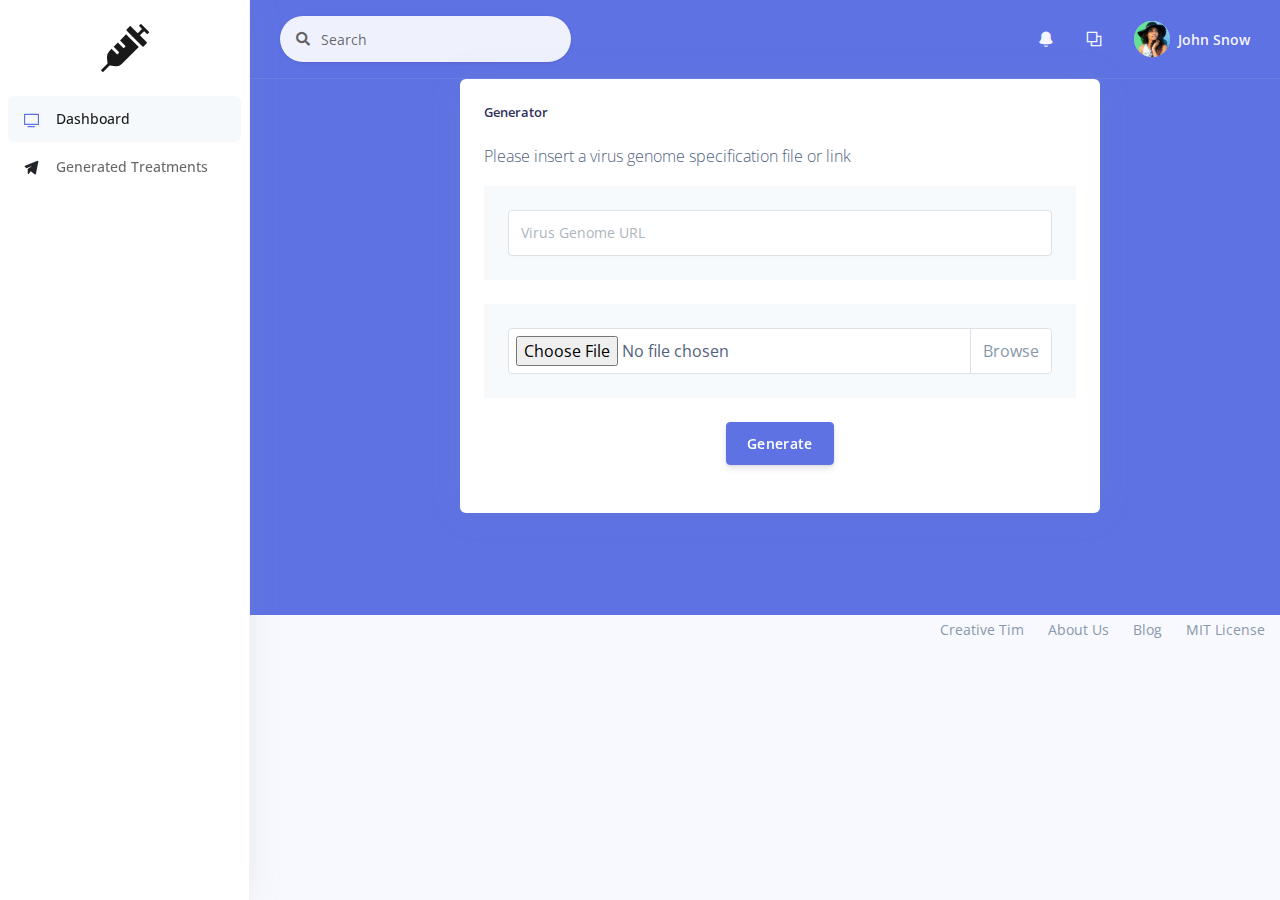
<file: dashboard/index.html>
<!--
=========================================================
* Argon Dashboard - v1.2.0
=========================================================
* Product Page: https://www.creative-tim.com/product/argon-dashboard


* Copyright  Creative Tim (http://www.creative-tim.com)
* Coded by www.creative-tim.com



=========================================================
* The above copyright notice and this permission notice shall be included in all copies or substantial portions of the Software.
-->
<!DOCTYPE html>
<html>

<head>
  <meta charset="utf-8">
  <meta name="viewport" content="width=device-width, initial-scale=1, shrink-to-fit=no">
  <meta name="description" content="Start your development with a Dashboard for Bootstrap 4.">
  <meta name="author" content="Creative Tim">
  <title>Argon Dashboard - Free Dashboard for Bootstrap 4</title>
  <!-- Favicon -->
  <link rel="icon" href="assets/img/brand/favicon.png" type="image/png">
  <!-- Fonts -->
  <link rel="stylesheet" href="https://fonts.googleapis.com/css?family=Open+Sans:300,400,600,700">
  <!-- Icons -->
  <link rel="stylesheet" href="assets/vendor/nucleo/css/nucleo.css" type="text/css">
  <link rel="stylesheet" href="assets/vendor/@fortawesome/fontawesome-free/css/all.min.css" type="text/css">
  <!-- Page plugins -->
  <!-- Argon CSS -->
  <link rel="stylesheet" href="assets/css/argon.css?v=1.2.0" type="text/css">
</head>

<body>
  <!-- Sidenav -->
  <nav class="sidenav navbar navbar-vertical  fixed-left  navbar-expand-xs navbar-light bg-white" id="sidenav-main">
    <div class="scrollbar-inner">
      <!-- Brand -->
      <div class="sidenav-header  align-items-center">
        <a class="navbar-brand" href="../index.html">
          <i style="font-size: 3rem" class="fas fa-syringe"></i>
        </a>
      </div>
      <div class="navbar-inner">
        <!-- Collapse -->
        <div class="collapse navbar-collapse" id="sidenav-collapse-main">
          <!-- Nav items -->
          <ul class="navbar-nav">
            <li class="nav-item">
              <a class="nav-link active" href="index.html">
                <i class="ni ni-tv-2 text-primary"></i>
                <span class="nav-link-text">Dashboard</span>
              </a>
            </li>
            <li class="nav-item">
              <a class="nav-link" href="treatments.html">
                <i class="ni ni-send text-dark"></i>
                <span class="nav-link-text">Generated Treatments</span>
              </a>
            </li>
          </ul>
        </div>
      </div>
    </div>
  </nav>
  <!-- Main content -->
  <div class="main-content" id="panel">
    <!-- Topnav -->
    <nav class="navbar navbar-top navbar-expand navbar-dark bg-primary border-bottom">
      <div class="container-fluid">
        <div class="collapse navbar-collapse" id="navbarSupportedContent">
          <!-- Search form -->
          <form class="navbar-search navbar-search-light form-inline mr-sm-3" id="navbar-search-main">
            <div class="form-group mb-0">
              <div class="input-group input-group-alternative input-group-merge">
                <div class="input-group-prepend">
                  <span class="input-group-text"><i class="fas fa-search"></i></span>
                </div>
                <input class="form-control" placeholder="Search" type="text">
              </div>
            </div>
            <button type="button" class="close" data-action="search-close" data-target="#navbar-search-main" aria-label="Close">
              <span aria-hidden="true">×</span>
            </button>
          </form>
          <!-- Navbar links -->
          <ul class="navbar-nav align-items-center  ml-md-auto ">
            <li class="nav-item d-xl-none">
              <!-- Sidenav toggler -->
              <div class="pr-3 sidenav-toggler sidenav-toggler-dark" data-action="sidenav-pin" data-target="#sidenav-main">
                <div class="sidenav-toggler-inner">
                  <i class="sidenav-toggler-line"></i>
                  <i class="sidenav-toggler-line"></i>
                  <i class="sidenav-toggler-line"></i>
                </div>
              </div>
            </li>
            <li class="nav-item d-sm-none">
              <a class="nav-link" href="#" data-action="search-show" data-target="#navbar-search-main">
                <i class="ni ni-zoom-split-in"></i>
              </a>
            </li>
            <li class="nav-item dropdown">
              <a class="nav-link" href="#" role="button" data-toggle="dropdown" aria-haspopup="true" aria-expanded="false">
                <i class="ni ni-bell-55"></i>
              </a>
              <div class="dropdown-menu dropdown-menu-xl  dropdown-menu-right  py-0 overflow-hidden">
                <!-- Dropdown header -->
                <div class="px-3 py-3">
                  <h6 class="text-sm text-muted m-0">You have <strong class="text-primary">13</strong> notifications.</h6>
                </div>
                <!-- List group -->
                <div class="list-group list-group-flush">
                  <a href="#!" class="list-group-item list-group-item-action">
                    <div class="row align-items-center">
                      <div class="col-auto">
                        <!-- Avatar -->
                        <img alt="Image placeholder" src="assets/img/theme/team-1.jpg" class="avatar rounded-circle">
                      </div>
                      <div class="col ml--2">
                        <div class="d-flex justify-content-between align-items-center">
                          <div>
                            <h4 class="mb-0 text-sm">John Snow</h4>
                          </div>
                          <div class="text-right text-muted">
                            <small>2 hrs ago</small>
                          </div>
                        </div>
                        <p class="text-sm mb-0">Let's meet at Starbucks at 11:30. Wdyt?</p>
                      </div>
                    </div>
                  </a>
                  <a href="#!" class="list-group-item list-group-item-action">
                    <div class="row align-items-center">
                      <div class="col-auto">
                        <!-- Avatar -->
                        <img alt="Image placeholder" src="assets/img/theme/team-2.jpg" class="avatar rounded-circle">
                      </div>
                      <div class="col ml--2">
                        <div class="d-flex justify-content-between align-items-center">
                          <div>
                            <h4 class="mb-0 text-sm">John Snow</h4>
                          </div>
                          <div class="text-right text-muted">
                            <small>3 hrs ago</small>
                          </div>
                        </div>
                        <p class="text-sm mb-0">A new issue has been reported for Argon.</p>
                      </div>
                    </div>
                  </a>
                  <a href="#!" class="list-group-item list-group-item-action">
                    <div class="row align-items-center">
                      <div class="col-auto">
                        <!-- Avatar -->
                        <img alt="Image placeholder" src="assets/img/theme/team-3.jpg" class="avatar rounded-circle">
                      </div>
                      <div class="col ml--2">
                        <div class="d-flex justify-content-between align-items-center">
                          <div>
                            <h4 class="mb-0 text-sm">John Snow</h4>
                          </div>
                          <div class="text-right text-muted">
                            <small>5 hrs ago</small>
                          </div>
                        </div>
                        <p class="text-sm mb-0">Your posts have been liked a lot.</p>
                      </div>
                    </div>
                  </a>
                  <a href="#!" class="list-group-item list-group-item-action">
                    <div class="row align-items-center">
                      <div class="col-auto">
                        <!-- Avatar -->
                        <img alt="Image placeholder" src="assets/img/theme/team-4.jpg" class="avatar rounded-circle">
                      </div>
                      <div class="col ml--2">
                        <div class="d-flex justify-content-between align-items-center">
                          <div>
                            <h4 class="mb-0 text-sm">John Snow</h4>
                          </div>
                          <div class="text-right text-muted">
                            <small>2 hrs ago</small>
                          </div>
                        </div>
                        <p class="text-sm mb-0">Let's meet at Starbucks at 11:30. Wdyt?</p>
                      </div>
                    </div>
                  </a>
                  <a href="#!" class="list-group-item list-group-item-action">
                    <div class="row align-items-center">
                      <div class="col-auto">
                        <!-- Avatar -->
                        <img alt="Image placeholder" src="assets/img/theme/team-5.jpg" class="avatar rounded-circle">
                      </div>
                      <div class="col ml--2">
                        <div class="d-flex justify-content-between align-items-center">
                          <div>
                            <h4 class="mb-0 text-sm">John Snow</h4>
                          </div>
                          <div class="text-right text-muted">
                            <small>3 hrs ago</small>
                          </div>
                        </div>
                        <p class="text-sm mb-0">A new issue has been reported for Argon.</p>
                      </div>
                    </div>
                  </a>
                </div>
                <!-- View all -->
                <a href="#!" class="dropdown-item text-center text-primary font-weight-bold py-3">View all</a>
              </div>
            </li>
            <li class="nav-item dropdown">
              <a class="nav-link" href="#" role="button" data-toggle="dropdown" aria-haspopup="true" aria-expanded="false">
                <i class="ni ni-ungroup"></i>
              </a>
              <div class="dropdown-menu dropdown-menu-lg dropdown-menu-dark bg-default  dropdown-menu-right ">
                <div class="row shortcuts px-4">
                  <a href="#!" class="col-4 shortcut-item">
                    <span class="shortcut-media avatar rounded-circle bg-gradient-red">
                      <i class="ni ni-calendar-grid-58"></i>
                    </span>
                    <small>Calendar</small>
                  </a>
                  <a href="#!" class="col-4 shortcut-item">
                    <span class="shortcut-media avatar rounded-circle bg-gradient-orange">
                      <i class="ni ni-email-83"></i>
                    </span>
                    <small>Email</small>
                  </a>
                  <a href="#!" class="col-4 shortcut-item">
                    <span class="shortcut-media avatar rounded-circle bg-gradient-info">
                      <i class="ni ni-credit-card"></i>
                    </span>
                    <small>Payments</small>
                  </a>
                  <a href="#!" class="col-4 shortcut-item">
                    <span class="shortcut-media avatar rounded-circle bg-gradient-green">
                      <i class="ni ni-books"></i>
                    </span>
                    <small>Reports</small>
                  </a>
                  <a href="#!" class="col-4 shortcut-item">
                    <span class="shortcut-media avatar rounded-circle bg-gradient-purple">
                      <i class="ni ni-pin-3"></i>
                    </span>
                    <small>Maps</small>
                  </a>
                  <a href="#!" class="col-4 shortcut-item">
                    <span class="shortcut-media avatar rounded-circle bg-gradient-yellow">
                      <i class="ni ni-basket"></i>
                    </span>
                    <small>Shop</small>
                  </a>
                </div>
              </div>
            </li>
          </ul>
          <ul class="navbar-nav align-items-center  ml-auto ml-md-0 ">
            <li class="nav-item dropdown">
              <a class="nav-link pr-0" href="#" role="button" data-toggle="dropdown" aria-haspopup="true" aria-expanded="false">
                <div class="media align-items-center">
                  <span class="avatar avatar-sm rounded-circle">
                    <img alt="Image placeholder" src="assets/img/theme/team-4.jpg">
                  </span>
                  <div class="media-body  ml-2  d-none d-lg-block">
                    <span class="mb-0 text-sm  font-weight-bold">John Snow</span>
                  </div>
                </div>
              </a>
              <div class="dropdown-menu  dropdown-menu-right ">
                <div class="dropdown-header noti-title">
                  <h6 class="text-overflow m-0">Welcome!</h6>
                </div>
                <a href="#!" class="dropdown-item">
                  <i class="ni ni-single-02"></i>
                  <span>My profile</span>
                </a>
                <a href="#!" class="dropdown-item">
                  <i class="ni ni-settings-gear-65"></i>
                  <span>Settings</span>
                </a>
                <a href="#!" class="dropdown-item">
                  <i class="ni ni-calendar-grid-58"></i>
                  <span>Activity</span>
                </a>
                <a href="#!" class="dropdown-item">
                  <i class="ni ni-support-16"></i>
                  <span>Support</span>
                </a>
                <div class="dropdown-divider"></div>
                <a href="#!" class="dropdown-item">
                  <i class="ni ni-user-run"></i>
                  <span>Logout</span>
                </a>
              </div>
            </li>
          </ul>
        </div>
      </div>
    </nav>
    <!-- Header -->
    <!-- Header -->
    <div class="header bg-primary pb-6">
      <div class="container">
        <div class="row justify-content-md-center">
          <div class="col-md-auto"></div>
            <div class="card" style="width: 40rem;">
              <div class="card-body">
                <h5 class="card-title">Generator</h5>
                <p class="card-text">Please insert a  virus genome specification file or link </p>
                <form action="treatments.html">
                  <div class="form-group">
                    <div class="p-4 bg-secondary">
                      <input type="text" class="form-control" placeholder="Virus Genome URL">
                    </div>
                  </div>
                  <div class="form-group">
                     <div class="p-4 bg-secondary">
                       <div class="custom-file">
                         <input type="file" class="custom-file-input" id="customFileLang" lang="en">
                         <label class="custom-file-label" for="customFileLang">Select file</label>
                       </div>
                    </div>
                  </div>
                  <div class="form-group text-center">
                    <button type="submit" class="btn btn-primary">Generate</button>
                  </div>
                </form>
              </div>
            </div>
          </div>
        </div>
      </div>
    </div>
    <!-- Page content -->
    <div class="container-fluid">
      <!-- Footer -->
      <footer class="footer pt-0">
        <div class="row align-items-center justify-content-lg-between">
          <div class="col-lg-6">
            <div class="copyright text-center  text-lg-left  text-muted">
              &copy; 2020 <a href="https://www.creative-tim.com" class="font-weight-bold ml-1" target="_blank">Creative Tim</a>
            </div>
          </div>
          <div class="col-lg-6">
            <ul class="nav nav-footer justify-content-center justify-content-lg-end">
              <li class="nav-item">
                <a href="https://www.creative-tim.com" class="nav-link" target="_blank">Creative Tim</a>
              </li>
              <li class="nav-item">
                <a href="https://www.creative-tim.com/presentation" class="nav-link" target="_blank">About Us</a>
              </li>
              <li class="nav-item">
                <a href="http://blog.creative-tim.com" class="nav-link" target="_blank">Blog</a>
              </li>
              <li class="nav-item">
                <a href="https://github.com/creativetimofficial/argon-dashboard/blob/master/LICENSE.md" class="nav-link" target="_blank">MIT License</a>
              </li>
            </ul>
          </div>
        </div>
      </footer>
    </div>
  </div>
  <!-- Argon Scripts -->
  <!-- Core -->
  <script src="assets/vendor/jquery/dist/jquery.min.js"></script>
  <script src="assets/vendor/bootstrap/dist/js/bootstrap.bundle.min.js"></script>
  <script src="assets/vendor/js-cookie/js.cookie.js"></script>
  <script src="assets/vendor/jquery.scrollbar/jquery.scrollbar.min.js"></script>
  <script src="assets/vendor/jquery-scroll-lock/dist/jquery-scrollLock.min.js"></script>
  <!-- Optional JS -->
  <script src="assets/vendor/chart.js/dist/Chart.min.js"></script>
  <script src="assets/vendor/chart.js/dist/Chart.extension.js"></script>
  <!-- Argon JS -->
  <script src="assets/js/argon.js?v=1.2.0"></script>
</body>

</html>
</file>
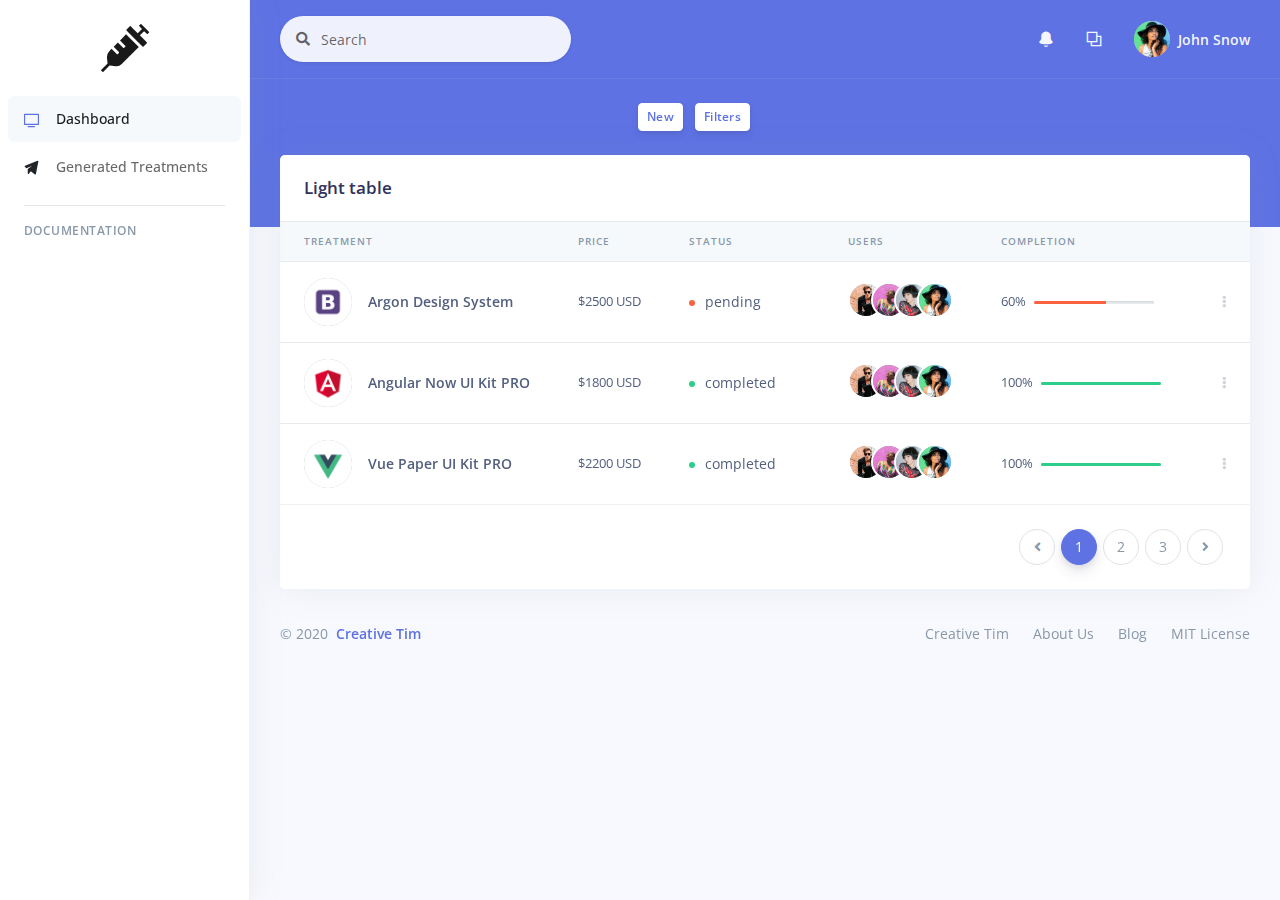
<file: dashboard/treatments.html>
<!--
=========================================================
* Argon Dashboard - v1.2.0
=========================================================
* Product Page: https://www.creative-tim.com/product/argon-dashboard


* Copyright  Creative Tim (http://www.creative-tim.com)
* Coded by www.creative-tim.com



=========================================================
* The above copyright notice and this permission notice shall be included in all copies or substantial portions of the Software.
-->
<!DOCTYPE html>
<html>

<head>
  <meta charset="utf-8">
  <meta name="viewport" content="width=device-width, initial-scale=1, shrink-to-fit=no">
  <meta name="description" content="Start your development with a Dashboard for Bootstrap 4.">
  <meta name="author" content="Creative Tim">
  <title>Autovax</title>
  <!-- Favicon -->
  <link rel="icon" href="assets/img/brand/favicon.png" type="image/png">
  <!-- Fonts -->
  <link rel="stylesheet" href="https://fonts.googleapis.com/css?family=Open+Sans:300,400,600,700">
  <!-- Icons -->
  <link rel="stylesheet" href="assets/vendor/nucleo/css/nucleo.css" type="text/css">
  <link rel="stylesheet" href="assets/vendor/@fortawesome/fontawesome-free/css/all.min.css" type="text/css">
  <!-- Argon CSS -->
  <link rel="stylesheet" href="assets/css/argon.css?v=1.2.0" type="text/css">
</head>

<body>
  <!-- Sidenav -->
  <nav class="sidenav navbar navbar-vertical  fixed-left  navbar-expand-xs navbar-light bg-white" id="sidenav-main">
    <div class="scrollbar-inner">
      <!-- Brand -->
      <div class="sidenav-header  align-items-center">
        <a class="navbar-brand" href="javascript:void(0)">
          <i style="font-size: 3rem" class="fas fa-syringe"></i>
        </a>
      </div>
      <div class="navbar-inner">
        <!-- Collapse -->
        <div class="collapse navbar-collapse" id="sidenav-collapse-main">
          <!-- Nav items -->
          <ul class="navbar-nav">
            <li class="nav-item">
              <a class="nav-link active" href="index.html">
                <i class="ni ni-tv-2 text-primary"></i>
                <span class="nav-link-text">Dashboard</span>
              </a>
            </li>
            <li class="nav-item">
              <a class="nav-link" href="treatments.html">
                <i class="ni ni-send text-dark"></i>
                <span class="nav-link-text">Generated Treatments</span>
              </a>
            </li>
          </ul>
          <!-- Divider -->
          <hr class="my-3">
          <!-- Heading -->
          <h6 class="navbar-heading p-0 text-muted">
            <span class="docs-normal">Documentation</span>
          </h6>
        </div>
      </div>
    </div>
  </nav>
  <!-- Main content -->
  <div class="main-content" id="panel">
    <!-- Topnav -->
    <nav class="navbar navbar-top navbar-expand navbar-dark bg-primary border-bottom">
      <div class="container-fluid">
        <div class="collapse navbar-collapse" id="navbarSupportedContent">
          <!-- Search form -->
          <form class="navbar-search navbar-search-light form-inline mr-sm-3" id="navbar-search-main">
            <div class="form-group mb-0">
              <div class="input-group input-group-alternative input-group-merge">
                <div class="input-group-prepend">
                  <span class="input-group-text"><i class="fas fa-search"></i></span>
                </div>
                <input class="form-control" placeholder="Search" type="text">
              </div>
            </div>
            <button type="button" class="close" data-action="search-close" data-target="#navbar-search-main" aria-label="Close">
              <span aria-hidden="true">×</span>
            </button>
          </form>
          <!-- Navbar links -->
          <ul class="navbar-nav align-items-center  ml-md-auto ">
            <li class="nav-item d-xl-none">
              <!-- Sidenav toggler -->
              <div class="pr-3 sidenav-toggler sidenav-toggler-dark" data-action="sidenav-pin" data-target="#sidenav-main">
                <div class="sidenav-toggler-inner">
                  <i class="sidenav-toggler-line"></i>
                  <i class="sidenav-toggler-line"></i>
                  <i class="sidenav-toggler-line"></i>
                </div>
              </div>
            </li>
            <li class="nav-item d-sm-none">
              <a class="nav-link" href="#" data-action="search-show" data-target="#navbar-search-main">
                <i class="ni ni-zoom-split-in"></i>
              </a>
            </li>
            <li class="nav-item dropdown">
              <a class="nav-link" href="#" role="button" data-toggle="dropdown" aria-haspopup="true" aria-expanded="false">
                <i class="ni ni-bell-55"></i>
              </a>
              <div class="dropdown-menu dropdown-menu-xl  dropdown-menu-right  py-0 overflow-hidden">
                <!-- Dropdown header -->
                <div class="px-3 py-3">
                  <h6 class="text-sm text-muted m-0">You have <strong class="text-primary">13</strong> notifications.</h6>
                </div>
                <!-- List group -->
                <div class="list-group list-group-flush">
                  <a href="#!" class="list-group-item list-group-item-action">
                    <div class="row align-items-center">
                      <div class="col-auto">
                        <!-- Avatar -->
                        <img alt="Image placeholder" src="assets/img/theme/team-1.jpg" class="avatar rounded-circle">
                      </div>
                      <div class="col ml--2">
                        <div class="d-flex justify-content-between align-items-center">
                          <div>
                            <h4 class="mb-0 text-sm">John Snow</h4>
                          </div>
                          <div class="text-right text-muted">
                            <small>2 hrs ago</small>
                          </div>
                        </div>
                        <p class="text-sm mb-0">Let's meet at Starbucks at 11:30. Wdyt?</p>
                      </div>
                    </div>
                  </a>
                  <a href="#!" class="list-group-item list-group-item-action">
                    <div class="row align-items-center">
                      <div class="col-auto">
                        <!-- Avatar -->
                        <img alt="Image placeholder" src="assets/img/theme/team-2.jpg" class="avatar rounded-circle">
                      </div>
                      <div class="col ml--2">
                        <div class="d-flex justify-content-between align-items-center">
                          <div>
                            <h4 class="mb-0 text-sm">John Snow</h4>
                          </div>
                          <div class="text-right text-muted">
                            <small>3 hrs ago</small>
                          </div>
                        </div>
                        <p class="text-sm mb-0">A new issue has been reported for Argon.</p>
                      </div>
                    </div>
                  </a>
                  <a href="#!" class="list-group-item list-group-item-action">
                    <div class="row align-items-center">
                      <div class="col-auto">
                        <!-- Avatar -->
                        <img alt="Image placeholder" src="assets/img/theme/team-3.jpg" class="avatar rounded-circle">
                      </div>
                      <div class="col ml--2">
                        <div class="d-flex justify-content-between align-items-center">
                          <div>
                            <h4 class="mb-0 text-sm">John Snow</h4>
                          </div>
                          <div class="text-right text-muted">
                            <small>5 hrs ago</small>
                          </div>
                        </div>
                        <p class="text-sm mb-0">Your posts have been liked a lot.</p>
                      </div>
                    </div>
                  </a>
                  <a href="#!" class="list-group-item list-group-item-action">
                    <div class="row align-items-center">
                      <div class="col-auto">
                        <!-- Avatar -->
                        <img alt="Image placeholder" src="assets/img/theme/team-4.jpg" class="avatar rounded-circle">
                      </div>
                      <div class="col ml--2">
                        <div class="d-flex justify-content-between align-items-center">
                          <div>
                            <h4 class="mb-0 text-sm">John Snow</h4>
                          </div>
                          <div class="text-right text-muted">
                            <small>2 hrs ago</small>
                          </div>
                        </div>
                        <p class="text-sm mb-0">Let's meet at Starbucks at 11:30. Wdyt?</p>
                      </div>
                    </div>
                  </a>
                  <a href="#!" class="list-group-item list-group-item-action">
                    <div class="row align-items-center">
                      <div class="col-auto">
                        <!-- Avatar -->
                        <img alt="Image placeholder" src="assets/img/theme/team-5.jpg" class="avatar rounded-circle">
                      </div>
                      <div class="col ml--2">
                        <div class="d-flex justify-content-between align-items-center">
                          <div>
                            <h4 class="mb-0 text-sm">John Snow</h4>
                          </div>
                          <div class="text-right text-muted">
                            <small>3 hrs ago</small>
                          </div>
                        </div>
                        <p class="text-sm mb-0">A new issue has been reported for Argon.</p>
                      </div>
                    </div>
                  </a>
                </div>
                <!-- View all -->
                <a href="#!" class="dropdown-item text-center text-primary font-weight-bold py-3">View all</a>
              </div>
            </li>
            <li class="nav-item dropdown">
              <a class="nav-link" href="#" role="button" data-toggle="dropdown" aria-haspopup="true" aria-expanded="false">
                <i class="ni ni-ungroup"></i>
              </a>
              <div class="dropdown-menu dropdown-menu-lg dropdown-menu-dark bg-default  dropdown-menu-right ">
                <div class="row shortcuts px-4">
                  <a href="#!" class="col-4 shortcut-item">
                    <span class="shortcut-media avatar rounded-circle bg-gradient-red">
                      <i class="ni ni-calendar-grid-58"></i>
                    </span>
                    <small>Calendar</small>
                  </a>
                  <a href="#!" class="col-4 shortcut-item">
                    <span class="shortcut-media avatar rounded-circle bg-gradient-orange">
                      <i class="ni ni-email-83"></i>
                    </span>
                    <small>Email</small>
                  </a>
                  <a href="#!" class="col-4 shortcut-item">
                    <span class="shortcut-media avatar rounded-circle bg-gradient-info">
                      <i class="ni ni-credit-card"></i>
                    </span>
                    <small>Payments</small>
                  </a>
                  <a href="#!" class="col-4 shortcut-item">
                    <span class="shortcut-media avatar rounded-circle bg-gradient-green">
                      <i class="ni ni-books"></i>
                    </span>
                    <small>Reports</small>
                  </a>
                  <a href="#!" class="col-4 shortcut-item">
                    <span class="shortcut-media avatar rounded-circle bg-gradient-purple">
                      <i class="ni ni-pin-3"></i>
                    </span>
                    <small>Maps</small>
                  </a>
                  <a href="#!" class="col-4 shortcut-item">
                    <span class="shortcut-media avatar rounded-circle bg-gradient-yellow">
                      <i class="ni ni-basket"></i>
                    </span>
                    <small>Shop</small>
                  </a>
                </div>
              </div>
            </li>
          </ul>
          <ul class="navbar-nav align-items-center  ml-auto ml-md-0 ">
            <li class="nav-item dropdown">
              <a class="nav-link pr-0" href="#" role="button" data-toggle="dropdown" aria-haspopup="true" aria-expanded="false">
                <div class="media align-items-center">
                  <span class="avatar avatar-sm rounded-circle">
                    <img alt="Image placeholder" src="assets/img/theme/team-4.jpg">
                  </span>
                  <div class="media-body  ml-2  d-none d-lg-block">
                    <span class="mb-0 text-sm  font-weight-bold">John Snow</span>
                  </div>
                </div>
              </a>
              <div class="dropdown-menu  dropdown-menu-right ">
                <div class="dropdown-header noti-title">
                  <h6 class="text-overflow m-0">Welcome!</h6>
                </div>
                <a href="#!" class="dropdown-item">
                  <i class="ni ni-single-02"></i>
                  <span>My profile</span>
                </a>
                <a href="#!" class="dropdown-item">
                  <i class="ni ni-settings-gear-65"></i>
                  <span>Settings</span>
                </a>
                <a href="#!" class="dropdown-item">
                  <i class="ni ni-calendar-grid-58"></i>
                  <span>Activity</span>
                </a>
                <a href="#!" class="dropdown-item">
                  <i class="ni ni-support-16"></i>
                  <span>Support</span>
                </a>
                <div class="dropdown-divider"></div>
                <a href="#!" class="dropdown-item">
                  <i class="ni ni-user-run"></i>
                  <span>Logout</span>
                </a>
              </div>
            </li>
          </ul>
        </div>
      </div>
    </nav>
    <!-- Header -->
    <!-- Header -->
    <div class="header bg-primary pb-6">
      <div class="container-fluid">
        <div class="header-body">
          <div class="row align-items-center py-4">     
            <div class="col-lg-6 col-5 text-right">
              <a href="#" class="btn btn-sm btn-neutral">New</a>
              <a href="#" class="btn btn-sm btn-neutral">Filters</a>
            </div>
          </div>
        </div>
      </div>
    </div>
    <!-- Page content -->
    <div class="container-fluid mt--6">
      <div class="row">
        <div class="col">
          <div class="card">
            <!-- Card header -->
            <div class="card-header border-0">
              <h3 class="mb-0">Light table</h3>
            </div>
            <!-- Light table -->
            <div class="table-responsive">
              <table class="table align-items-center table-flush">
                <thead class="thead-light">
                  <tr>
                    <th scope="col" class="sort" data-sort="name">Treatment</th>
                    <th scope="col" class="sort" data-sort="budget">Price</th>
                    <th scope="col" class="sort" data-sort="status">Status</th>
                    <th scope="col">Users</th>
                    <th scope="col" class="sort" data-sort="completion">Completion</th>
                    <th scope="col"></th>
                  </tr>
                </thead>
                <tbody class="list">
                  <tr>
                    <th scope="row">
                      <div class="media align-items-center">
                        <a href="#" class="avatar rounded-circle mr-3">
                          <img alt="Image placeholder" src="assets/img/theme/bootstrap.jpg">
                        </a>
                        <div class="media-body">
                          <span class="name mb-0 text-sm">Argon Design System</span>
                        </div>
                      </div>
                    </th>
                    <td class="budget">
                      $2500 USD
                    </td>
                    <td>
                      <span class="badge badge-dot mr-4">
                        <i class="bg-warning"></i>
                        <span class="status">pending</span>
                      </span>
                    </td>
                    <td>
                      <div class="avatar-group">
                        <a href="#" class="avatar avatar-sm rounded-circle" data-toggle="tooltip" data-original-title="Ryan Tompson">
                          <img alt="Image placeholder" src="assets/img/theme/team-1.jpg">
                        </a>
                        <a href="#" class="avatar avatar-sm rounded-circle" data-toggle="tooltip" data-original-title="Romina Hadid">
                          <img alt="Image placeholder" src="assets/img/theme/team-2.jpg">
                        </a>
                        <a href="#" class="avatar avatar-sm rounded-circle" data-toggle="tooltip" data-original-title="Alexander Smith">
                          <img alt="Image placeholder" src="assets/img/theme/team-3.jpg">
                        </a>
                        <a href="#" class="avatar avatar-sm rounded-circle" data-toggle="tooltip" data-original-title="Jessica Doe">
                          <img alt="Image placeholder" src="assets/img/theme/team-4.jpg">
                        </a>
                      </div>
                    </td>
                    <td>
                      <div class="d-flex align-items-center">
                        <span class="completion mr-2">60%</span>
                        <div>
                          <div class="progress">
                            <div class="progress-bar bg-warning" role="progressbar" aria-valuenow="60" aria-valuemin="0" aria-valuemax="100" style="width: 60%;"></div>
                          </div>
                        </div>
                      </div>
                    </td>
                    <td class="text-right">
                      <div class="dropdown">
                        <a class="btn btn-sm btn-icon-only text-light" href="#" role="button" data-toggle="dropdown" aria-haspopup="true" aria-expanded="false">
                          <i class="fas fa-ellipsis-v"></i>
                        </a>
                        <div class="dropdown-menu dropdown-menu-right dropdown-menu-arrow">
                          <a class="dropdown-item" href="#">Action</a>
                          <a class="dropdown-item" href="#">Another action</a>
                          <a class="dropdown-item" href="#">Something else here</a>
                        </div>
                      </div>
                    </td>
                  </tr>
                  <tr>
                    <th scope="row">
                      <div class="media align-items-center">
                        <a href="#" class="avatar rounded-circle mr-3">
                          <img alt="Image placeholder" src="assets/img/theme/angular.jpg">
                        </a>
                        <div class="media-body">
                          <span class="name mb-0 text-sm">Angular Now UI Kit PRO</span>
                        </div>
                      </div>
                    </th>
                    <td class="budget">
                      $1800 USD
                    </td>
                    <td>
                      <span class="badge badge-dot mr-4">
                        <i class="bg-success"></i>
                        <span class="status">completed</span>
                      </span>
                    </td>
                    <td>
                      <div class="avatar-group">
                        <a href="#" class="avatar avatar-sm rounded-circle" data-toggle="tooltip" data-original-title="Ryan Tompson">
                          <img alt="Image placeholder" src="assets/img/theme/team-1.jpg">
                        </a>
                        <a href="#" class="avatar avatar-sm rounded-circle" data-toggle="tooltip" data-original-title="Romina Hadid">
                          <img alt="Image placeholder" src="assets/img/theme/team-2.jpg">
                        </a>
                        <a href="#" class="avatar avatar-sm rounded-circle" data-toggle="tooltip" data-original-title="Alexander Smith">
                          <img alt="Image placeholder" src="assets/img/theme/team-3.jpg">
                        </a>
                        <a href="#" class="avatar avatar-sm rounded-circle" data-toggle="tooltip" data-original-title="Jessica Doe">
                          <img alt="Image placeholder" src="assets/img/theme/team-4.jpg">
                        </a>
                      </div>
                    </td>
                    <td>
                      <div class="d-flex align-items-center">
                        <span class="completion mr-2">100%</span>
                        <div>
                          <div class="progress">
                            <div class="progress-bar bg-success" role="progressbar" aria-valuenow="100" aria-valuemin="0" aria-valuemax="100" style="width: 100%;"></div>
                          </div>
                        </div>
                      </div>
                    </td>
                    <td class="text-right">
                      <div class="dropdown">
                        <a class="btn btn-sm btn-icon-only text-light" href="#" role="button" data-toggle="dropdown" aria-haspopup="true" aria-expanded="false">
                          <i class="fas fa-ellipsis-v"></i>
                        </a>
                        <div class="dropdown-menu dropdown-menu-right dropdown-menu-arrow">
                          <a class="dropdown-item" href="#">Action</a>
                          <a class="dropdown-item" href="#">Another action</a>
                          <a class="dropdown-item" href="#">Something else here</a>
                        </div>
                      </div>
                    </td>
                  </tr>
                  <tr>
                    <th scope="row">
                      <div class="media align-items-center">
                        <a href="#" class="avatar rounded-circle mr-3">
                          <img alt="Image placeholder" src="assets/img/theme/vue.jpg">
                        </a>
                        <div class="media-body">
                          <span class="name mb-0 text-sm">Vue Paper UI Kit PRO</span>
                        </div>
                      </div>
                    </th>
                    <td class="budget">
                      $2200 USD
                    </td>
                    <td>
                      <span class="badge badge-dot mr-4">
                        <i class="bg-success"></i>
                        <span class="status">completed</span>
                      </span>
                    </td>
                    <td>
                      <div class="avatar-group">
                        <a href="#" class="avatar avatar-sm rounded-circle" data-toggle="tooltip" data-original-title="Ryan Tompson">
                          <img alt="Image placeholder" src="assets/img/theme/team-1.jpg">
                        </a>
                        <a href="#" class="avatar avatar-sm rounded-circle" data-toggle="tooltip" data-original-title="Romina Hadid">
                          <img alt="Image placeholder" src="assets/img/theme/team-2.jpg">
                        </a>
                        <a href="#" class="avatar avatar-sm rounded-circle" data-toggle="tooltip" data-original-title="Alexander Smith">
                          <img alt="Image placeholder" src="assets/img/theme/team-3.jpg">
                        </a>
                        <a href="#" class="avatar avatar-sm rounded-circle" data-toggle="tooltip" data-original-title="Jessica Doe">
                          <img alt="Image placeholder" src="assets/img/theme/team-4.jpg">
                        </a>
                      </div>
                    </td>
                    <td>
                      <div class="d-flex align-items-center">
                        <span class="completion mr-2">100%</span>
                        <div>
                          <div class="progress">
                            <div class="progress-bar bg-success" role="progressbar" aria-valuenow="100" aria-valuemin="0" aria-valuemax="100" style="width: 100%;"></div>
                          </div>
                        </div>
                      </div>
                    </td>
                    <td class="text-right">
                      <div class="dropdown">
                        <a class="btn btn-sm btn-icon-only text-light" href="#" role="button" data-toggle="dropdown" aria-haspopup="true" aria-expanded="false">
                          <i class="fas fa-ellipsis-v"></i>
                        </a>
                        <div class="dropdown-menu dropdown-menu-right dropdown-menu-arrow">
                          <a class="dropdown-item" href="#">Action</a>
                          <a class="dropdown-item" href="#">Another action</a>
                          <a class="dropdown-item" href="#">Something else here</a>
                        </div>
                      </div>
                    </td>
                  </tr>
                </tbody>
              </table>
            </div>
            <!-- Card footer -->
            <div class="card-footer py-4">
              <nav aria-label="...">
                <ul class="pagination justify-content-end mb-0">
                  <li class="page-item disabled">
                    <a class="page-link" href="#" tabindex="-1">
                      <i class="fas fa-angle-left"></i>
                      <span class="sr-only">Previous</span>
                    </a>
                  </li>
                  <li class="page-item active">
                    <a class="page-link" href="#">1</a>
                  </li>
                  <li class="page-item">
                    <a class="page-link" href="#">2 <span class="sr-only">(current)</span></a>
                  </li>
                  <li class="page-item"><a class="page-link" href="#">3</a></li>
                  <li class="page-item">
                    <a class="page-link" href="#">
                      <i class="fas fa-angle-right"></i>
                      <span class="sr-only">Next</span>
                    </a>
                  </li>
                </ul>
              </nav>
            </div>
          </div>
        </div>
      </div>
      <!-- Footer -->
      <footer class="footer pt-0">
        <div class="row align-items-center justify-content-lg-between">
          <div class="col-lg-6">
            <div class="copyright text-center  text-lg-left  text-muted">
              &copy; 2020 <a href="https://www.creative-tim.com" class="font-weight-bold ml-1" target="_blank">Creative Tim</a>
            </div>
          </div>
          <div class="col-lg-6">
            <ul class="nav nav-footer justify-content-center justify-content-lg-end">
              <li class="nav-item">
                <a href="https://www.creative-tim.com" class="nav-link" target="_blank">Creative Tim</a>
              </li>
              <li class="nav-item">
                <a href="https://www.creative-tim.com/presentation" class="nav-link" target="_blank">About Us</a>
              </li>
              <li class="nav-item">
                <a href="http://blog.creative-tim.com" class="nav-link" target="_blank">Blog</a>
              </li>
              <li class="nav-item">
                <a href="https://github.com/creativetimofficial/argon-dashboard/blob/master/LICENSE.md" class="nav-link" target="_blank">MIT License</a>
              </li>
            </ul>
          </div>
        </div>
      </footer>
    </div>
  </div>
  <!-- Argon Scripts -->
  <!-- Core -->
  <script src="assets/vendor/jquery/dist/jquery.min.js"></script>
  <script src="assets/vendor/bootstrap/dist/js/bootstrap.bundle.min.js"></script>
  <script src="assets/vendor/js-cookie/js.cookie.js"></script>
  <script src="assets/vendor/jquery.scrollbar/jquery.scrollbar.min.js"></script>
  <script src="assets/vendor/jquery-scroll-lock/dist/jquery-scrollLock.min.js"></script>
  <!-- Argon JS -->
  <script src="assets/js/argon.js?v=1.2.0"></script>
</body>

</html>
</file>
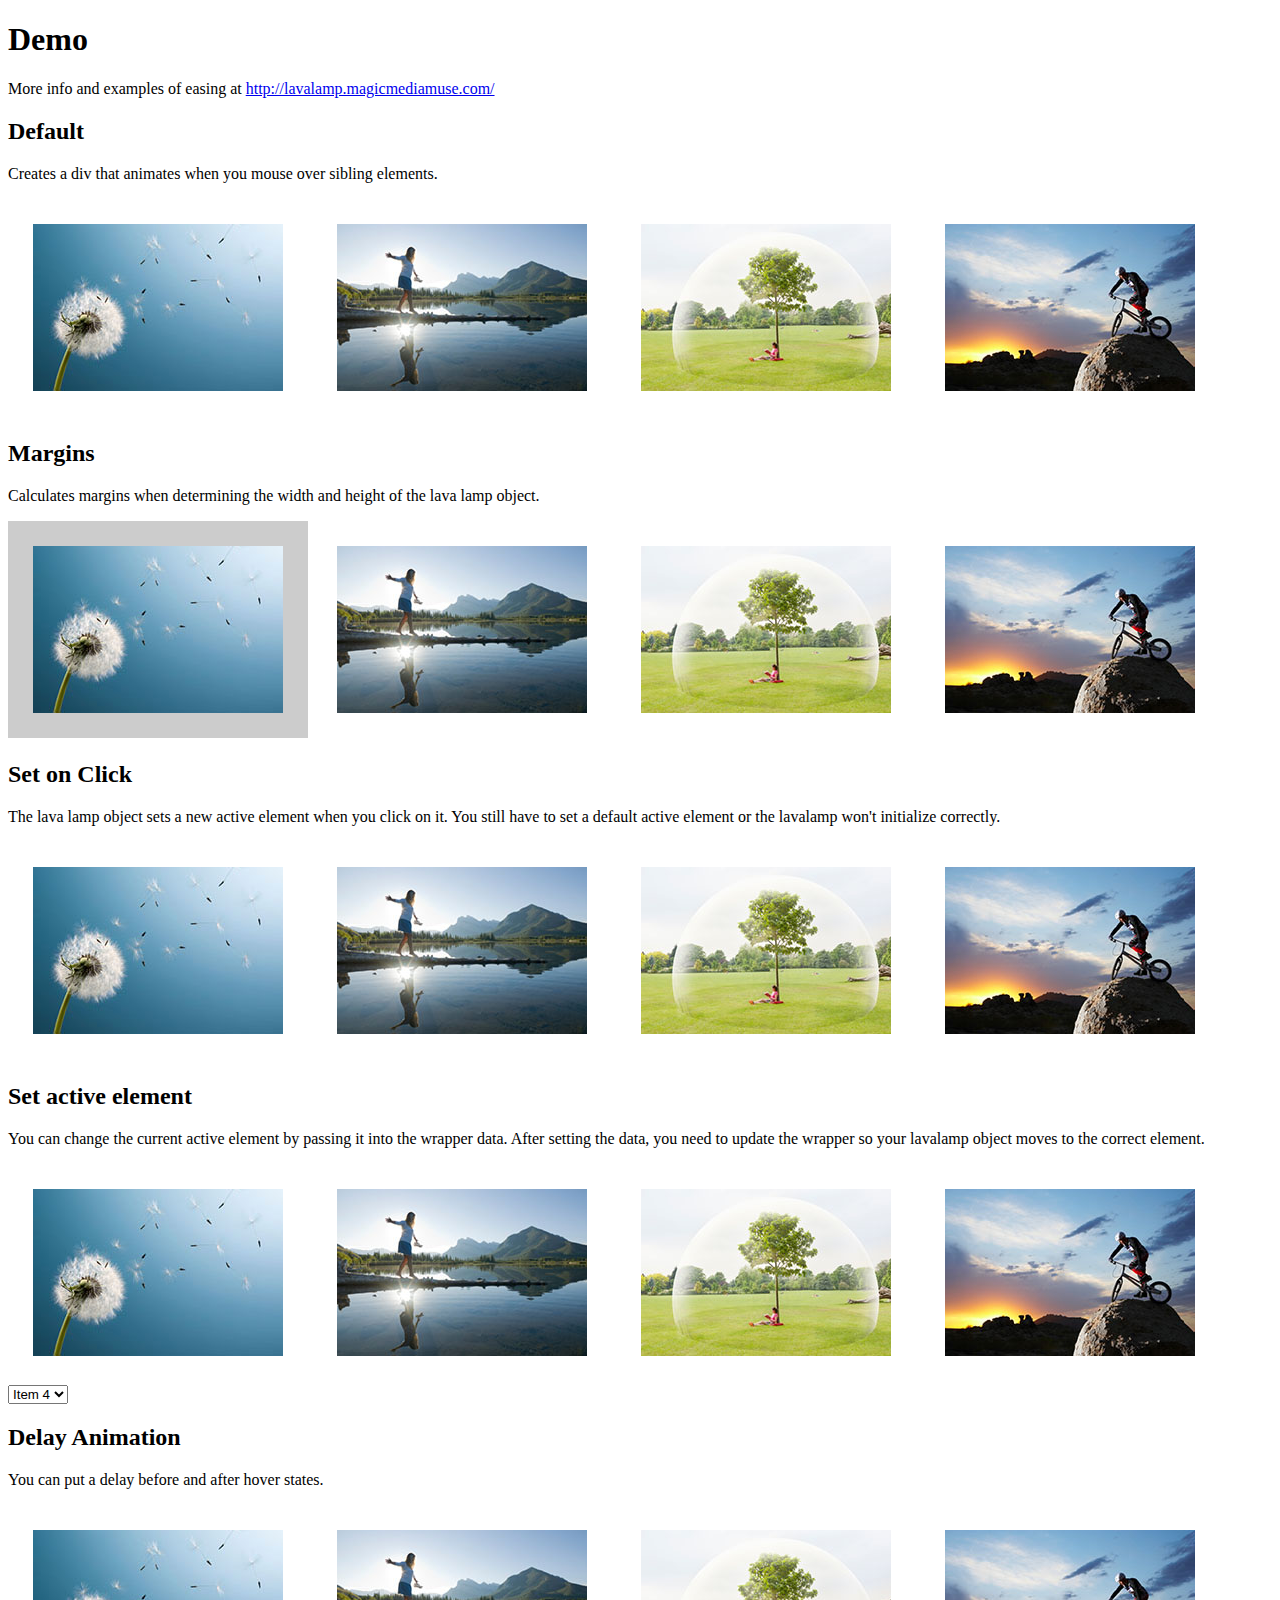
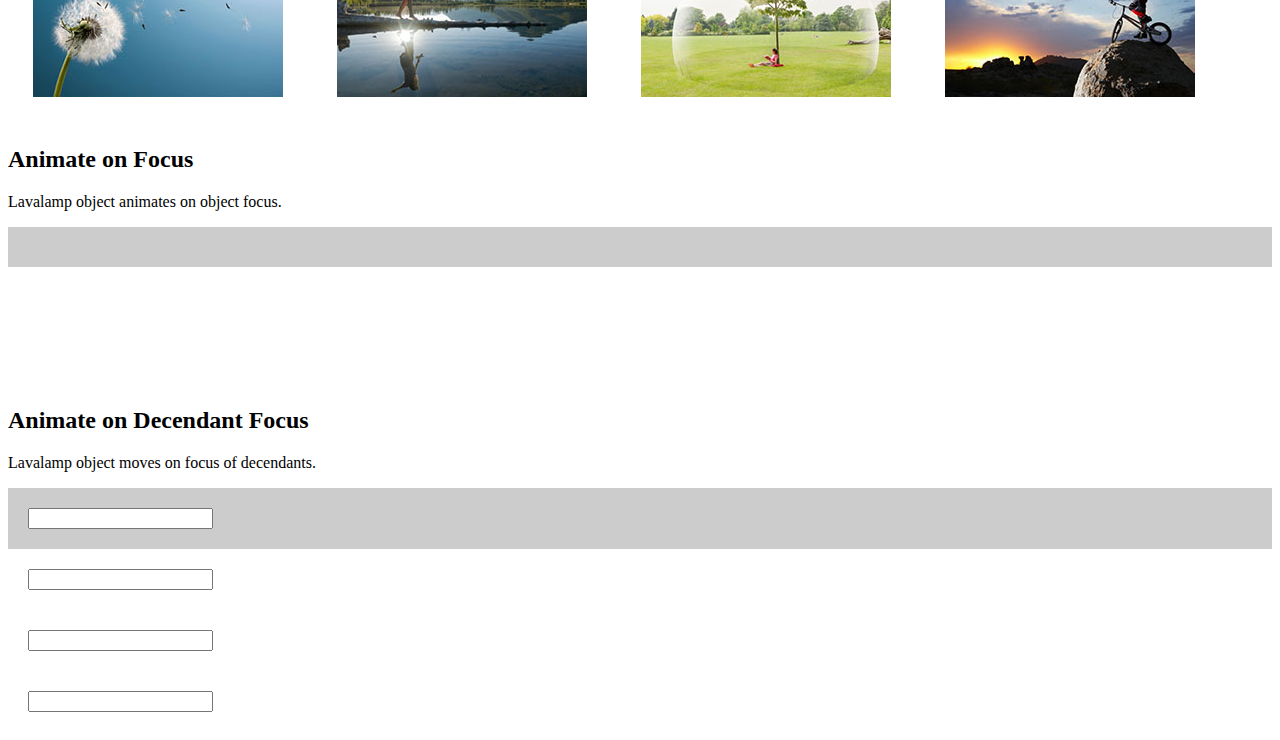
<file: dashboard/assets/vendor/lavalamp/demo.html>
<!DOCTYPE html PUBLIC "-//W3C//DTD XHTML 1.0 Transitional//EN" "http://www.w3.org/TR/xhtml1/DTD/xhtml1-transitional.dtd">
<html xmlns="http://www.w3.org/1999/xhtml">
<head>
<meta http-equiv="Content-Type" content="text/html; charset=utf-8" />
<title>Lava Lamp</title>
<link type="text/css" href="css/jquery.lavalamp.css" rel="stylesheet" media="screen" />
<style>
.lavalamp-object {
	background-color:#ccc;
}
img {
	margin:25px;
}
</style>

</head>

<body>
<h1 class="page-title">Demo</h1>

<p>More info and examples of easing at <a target="_blank" href="http://lavalamp.magicmediamuse.com/">http://lavalamp.magicmediamuse.com/</a></p>

<h2 id="default-head">Default</h2>
<p>Creates a div that animates when you mouse over sibling elements.</p>
<div id="default">
    <img src="images/103332256.jpg" alt="dandelion seeds" class="active" />
    <img src="images/104209996.jpg" alt="lake" />
    <img src="images/146672189.jpg" alt="park" />
    <img src="images/sb10065850n-001.jpg" alt="bike" />
</div>

<h2 id="margins-head">Margins</h2>
<p>Calculates margins when determining the width and height of the lava lamp object.</p>
<div id="margins">
    <img src="images/103332256.jpg" alt="dandelion seeds" class="active" />
    <img src="images/104209996.jpg" alt="lake" />
    <img src="images/146672189.jpg" alt="park" />
    <img src="images/sb10065850n-001.jpg" alt="bike" />
</div>

<h2 id="setonclick-head">Set on Click</h2>
<p>The lava lamp object sets a new active element when you click on it. You still have to set a default active element or the lavalamp won't initialize correctly.</p>
<div id="setonclick">
    <img src="images/103332256.jpg" alt="dandelion seeds" class="active" />
    <img src="images/104209996.jpg" alt="lake" />
    <img src="images/146672189.jpg" alt="park" />
    <img src="images/sb10065850n-001.jpg" alt="bike" />
</div>

<h2 id="setactive-head">Set active element</h2>
<p>You can change the current active element by passing it into the wrapper data. After setting the data, you need to update the wrapper so your lavalamp object moves to the correct element.</p>
<div id="setactive">
    <img src="images/103332256.jpg" alt="dandelion seeds" class="active" />
    <img src="images/104209996.jpg" alt="lake" />
    <img src="images/146672189.jpg" alt="park" />
    <img src="images/sb10065850n-001.jpg" alt="bike" />
</div>
<select id="setactive-links">
	<option selected="selected" value="0">Item 1</option>
	<option selected="selected" value="1">Item 2</option>
	<option selected="selected" value="2">Item 3</option>
	<option selected="selected" value="3">Item 4</option>
</select>

<h2 id="delay-head">Delay Animation</h2>
<p>You can put a delay before and after hover states.</p>
<div id="delay">
    <img src="images/103332256.jpg" alt="dandelion seeds" class="active" />
    <img src="images/104209996.jpg" alt="lake" />
    <img src="images/146672189.jpg" alt="park" />
    <img src="images/sb10065850n-001.jpg" alt="bike" />
</div>

<h2 id="focus-head">Animate on Focus</h2>
<p>Lavalamp object animates on object focus.</p>
<div id="focus">
    <a href="#1" style="display:block;padding:20px;"></a>
    <a href="#2" style="display:block;padding:20px;"></a>
    <a href="#3" style="display:block;padding:20px;"></a>
    <a href="#4" style="display:block;padding:20px;"></a>
</div>

<h2 id="focus-deep-head">Animate on Decendant Focus</h2>
<p>Lavalamp object moves on focus of decendants.</p>
<div id="focus-deep">
    <div style="padding:20px;"><input type="text" name="input[]" /></div>
    <div style="padding:20px;"><input type="text" name="input[]" /></div>
    <div style="padding:20px;"><input type="text" name="input[]" /></div>
    <div style="padding:20px;"><input type="text" name="input[]" /></div>
</div>

<script type="text/javascript" src="js/jquery-3.1.1.min.js"></script>
<script type="text/javascript" src="js/jquery.lavalamp.min.js"></script>
<script type="text/javascript">
$(document).ready(function() {
	
	
	$('#default').lavalamp({
		easing: 'easeOutBack'
	});
	
	$('#margins').lavalamp({
		easing: 'easeOutBack',
		margins:true
	});
	
	$('#setonclick').lavalamp({
		easing: 'easeOutBack',
		setOnClick:true
	});
	
	$('#setactive').lavalamp({
		easing: 'easeOutBack'
	});
	$('#setactive-links').change(function() {
		var v = $(this).val();
		var a = $('#setactive').children('.lavalamp-item').eq(v);
		
		$('#setactive').data('lavalampActive',a).lavalamp('update');
	});

	$('#delay').lavalamp({
		easing: 'easeOutBack',
		delayOn: 500,
		delayOff: 1000
	});
	
	$('#focus').lavalamp({
		easing: 'easeOutBack',
		enableFocus: true
	});
	
	$('#focus-deep').lavalamp({
		easing: 'easeOutBack',
		deepFocus: true
	});
});
</script>
</body>
</html>
</file>
<file: dashboard/assets/vendor/nucleo/css/nucleo.css>
/*--------------------------------

hermes-dashboard-icons Web Font - built using nucleoapp.com
License - nucleoapp.com/license/

-------------------------------- */
@font-face {
  font-family: 'NucleoIcons';
  src: url('../fonts/nucleo-icons.eot');
  src: url('../fonts/nucleo-icons.eot') format('embedded-opentype'), url('../fonts/nucleo-icons.woff2') format('woff2'), url('../fonts/nucleo-icons.woff') format('woff'), url('../fonts/nucleo-icons.ttf') format('truetype'), url('../fonts/nucleo-icons.svg') format('svg');
  font-weight: normal;
  font-style: normal;
}
/*------------------------
    base class definition
-------------------------*/
.ni {
  display: inline-block;
  font: normal normal normal 14px/1 NucleoIcons;
  font-size: inherit;
  text-rendering: auto;
  -webkit-font-smoothing: antialiased;
  -moz-osx-font-smoothing: grayscale;
}
/*------------------------
  change icon size
-------------------------*/
.ni-lg {
  font-size: 1.33333333em;
  line-height: 0.75em;
  vertical-align: -15%;
}
.ni-2x {
  font-size: 2em;
}
.ni-3x {
  font-size: 3em;
}
.ni-4x {
  font-size: 4em;
}
.ni-5x {
  font-size: 5em;
}

/*----------------------------------
  add a square/circle background
-----------------------------------*/
.ni.square,
.ni.circle {
  padding: 0.33333333em;
  vertical-align: -16%;
  background-color: #eee;
}
.ni.circle {
  border-radius: 50%;
}
/*------------------------
  list icons
-------------------------*/
.ni-ul {
  padding-left: 0;
  margin-left: 2.14285714em;
  list-style-type: none;
}
.ni-ul > li {
  position: relative;
}
.ni-ul > li > .ni {
  position: absolute;
  left: -1.57142857em;
  top: 0.14285714em;
  text-align: center;
}
.ni-ul > li > .ni.lg {
  top: 0;
  left: -1.35714286em;
}
.ni-ul > li > .ni.circle,
.ni-ul > li > .ni.square {
  top: -0.19047619em;
  left: -1.9047619em;
}
/*------------------------
  spinning icons
-------------------------*/
.ni.spin {
  -webkit-animation: nc-spin 2s infinite linear;
  -moz-animation: nc-spin 2s infinite linear;
  animation: nc-spin 2s infinite linear;
}
@-webkit-keyframes nc-spin {
  0% {
    -webkit-transform: rotate(0deg);
  }
  100% {
    -webkit-transform: rotate(360deg);
  }
}
@-moz-keyframes nc-spin {
  0% {
    -moz-transform: rotate(0deg);
  }
  100% {
    -moz-transform: rotate(360deg);
  }
}
@keyframes nc-spin {
  0% {
    -webkit-transform: rotate(0deg);
    -moz-transform: rotate(0deg);
    -ms-transform: rotate(0deg);
    -o-transform: rotate(0deg);
    transform: rotate(0deg);
  }
  100% {
    -webkit-transform: rotate(360deg);
    -moz-transform: rotate(360deg);
    -ms-transform: rotate(360deg);
    -o-transform: rotate(360deg);
    transform: rotate(360deg);
  }
}
/*------------------------
  rotated/flipped icons
-------------------------*/
.ni.rotate-90 {
  filter: progid:DXImageTransform.Microsoft.BasicImage(rotation=1);
  -webkit-transform: rotate(90deg);
  -moz-transform: rotate(90deg);
  -ms-transform: rotate(90deg);
  -o-transform: rotate(90deg);
  transform: rotate(90deg);
}
.ni.rotate-180 {
  filter: progid:DXImageTransform.Microsoft.BasicImage(rotation=2);
  -webkit-transform: rotate(180deg);
  -moz-transform: rotate(180deg);
  -ms-transform: rotate(180deg);
  -o-transform: rotate(180deg);
  transform: rotate(180deg);
}
.ni.rotate-270 {
  filter: progid:DXImageTransform.Microsoft.BasicImage(rotation=3);
  -webkit-transform: rotate(270deg);
  -moz-transform: rotate(270deg);
  -ms-transform: rotate(270deg);
  -o-transform: rotate(270deg);
  transform: rotate(270deg);
}
.ni.flip-y {
  filter: progid:DXImageTransform.Microsoft.BasicImage(rotation=0);
  -webkit-transform: scale(-1, 1);
  -moz-transform: scale(-1, 1);
  -ms-transform: scale(-1, 1);
  -o-transform: scale(-1, 1);
  transform: scale(-1, 1);
}
.ni.flip-x {
  filter: progid:DXImageTransform.Microsoft.BasicImage(rotation=2);
  -webkit-transform: scale(1, -1);
  -moz-transform: scale(1, -1);
  -ms-transform: scale(1, -1);
  -o-transform: scale(1, -1);
  transform: scale(1, -1);
}
/*------------------------
    font icons
-------------------------*/

.ni-active-40::before {
    content: "\ea02";
}

.ni-air-baloon::before {
    content: "\ea03";
}

.ni-album-2::before {
    content: "\ea04";
}

.ni-align-center::before {
    content: "\ea05";
}

.ni-align-left-2::before {
    content: "\ea06";
}

.ni-ambulance::before {
    content: "\ea07";
}

.ni-app::before {
    content: "\ea08";
}

.ni-archive-2::before {
    content: "\ea09";
}

.ni-atom::before {
    content: "\ea0a";
}

.ni-badge::before {
    content: "\ea0b";
}

.ni-bag-17::before {
    content: "\ea0c";
}

.ni-basket::before {
    content: "\ea0d";
}

.ni-bell-55::before {
    content: "\ea0e";
}

.ni-bold-down::before {
    content: "\ea0f";
}

.ni-bold-left::before {
    content: "\ea10";
}

.ni-bold-right::before {
    content: "\ea11";
}

.ni-bold-up::before {
    content: "\ea12";
}

.ni-bold::before {
    content: "\ea13";
}

.ni-book-bookmark::before {
    content: "\ea14";
}

.ni-books::before {
    content: "\ea15";
}

.ni-box-2::before {
    content: "\ea16";
}

.ni-briefcase-24::before {
    content: "\ea17";
}

.ni-building::before {
    content: "\ea18";
}

.ni-bulb-61::before {
    content: "\ea19";
}

.ni-bullet-list-67::before {
    content: "\ea1a";
}

.ni-bus-front-12::before {
    content: "\ea1b";
}

.ni-button-pause::before {
    content: "\ea1c";
}

.ni-button-play::before {
    content: "\ea1d";
}

.ni-button-power::before {
    content: "\ea1e";
}

.ni-calendar-grid-58::before {
    content: "\ea1f";
}

.ni-camera-compact::before {
    content: "\ea20";
}

.ni-caps-small::before {
    content: "\ea21";
}

.ni-cart::before {
    content: "\ea22";
}

.ni-chart-bar-32::before {
    content: "\ea23";
}

.ni-chart-pie-35::before {
    content: "\ea24";
}

.ni-chat-round::before {
    content: "\ea25";
}

.ni-check-bold::before {
    content: "\ea26";
}

.ni-circle-08::before {
    content: "\ea27";
}

.ni-cloud-download-95::before {
    content: "\ea28";
}

.ni-cloud-upload-96::before {
    content: "\ea29";
}

.ni-compass-04::before {
    content: "\ea2a";
}

.ni-controller::before {
    content: "\ea2b";
}

.ni-credit-card::before {
    content: "\ea2c";
}

.ni-curved-next::before {
    content: "\ea2d";
}

.ni-delivery-fast::before {
    content: "\ea2e";
}

.ni-diamond::before {
    content: "\ea2f";
}

.ni-email-83::before {
    content: "\ea30";
}

.ni-fat-add::before {
    content: "\ea31";
}

.ni-fat-delete::before {
    content: "\ea32";
}

.ni-fat-remove::before {
    content: "\ea33";
}

.ni-favourite-28::before {
    content: "\ea34";
}

.ni-folder-17::before {
    content: "\ea35";
}

.ni-glasses-2::before {
    content: "\ea36";
}

.ni-hat-3::before {
    content: "\ea37";
}

.ni-headphones::before {
    content: "\ea38";
}

.ni-html5::before {
    content: "\ea39";
}

.ni-istanbul::before {
    content: "\ea3a";
}

.ni-key-25::before {
    content: "\ea3b";
}

.ni-laptop::before {
    content: "\ea3c";
}

.ni-like-2::before {
    content: "\ea3d";
}

.ni-lock-circle-open::before {
    content: "\ea3e";
}

.ni-map-big::before {
    content: "\ea3f";
}

.ni-mobile-button::before {
    content: "\ea40";
}

.ni-money-coins::before {
    content: "\ea41";
}

.ni-note-03::before {
    content: "\ea42";
}

.ni-notification-70::before {
    content: "\ea43";
}

.ni-palette::before {
    content: "\ea44";
}

.ni-paper-diploma::before {
    content: "\ea45";
}

.ni-pin-3::before {
    content: "\ea46";
}

.ni-planet::before {
    content: "\ea47";
}

.ni-ruler-pencil::before {
    content: "\ea48";
}

.ni-satisfied::before {
    content: "\ea49";
}

.ni-scissors::before {
    content: "\ea4a";
}

.ni-send::before {
    content: "\ea4b";
}

.ni-settings-gear-65::before {
    content: "\ea4c";
}

.ni-settings::before {
    content: "\ea4d";
}

.ni-single-02::before {
    content: "\ea4e";
}

.ni-single-copy-04::before {
    content: "\ea4f";
}

.ni-sound-wave::before {
    content: "\ea50";
}

.ni-spaceship::before {
    content: "\ea51";
}

.ni-square-pin::before {
    content: "\ea52";
}

.ni-support-16::before {
    content: "\ea53";
}

.ni-tablet-button::before {
    content: "\ea54";
}

.ni-tag::before {
    content: "\ea55";
}

.ni-tie-bow::before {
    content: "\ea56";
}

.ni-time-alarm::before {
    content: "\ea57";
}

.ni-trophy::before {
    content: "\ea58";
}

.ni-tv-2::before {
    content: "\ea59";
}

.ni-umbrella-13::before {
    content: "\ea5a";
}

.ni-user-run::before {
    content: "\ea5b";
}

.ni-vector::before {
    content: "\ea5c";
}

.ni-watch-time::before {
    content: "\ea5d";
}

.ni-world::before {
    content: "\ea5e";
}

.ni-zoom-split-in::before {
    content: "\ea5f";
}

.ni-collection::before {
    content: "\ea60";
}

.ni-image::before {
    content: "\ea61";
}

.ni-shop::before {
    content: "\ea62";
}

.ni-ungroup::before {
    content: "\ea63";
}

.ni-world-2::before {
    content: "\ea64";
}

.ni-ui-04::before {
    content: "\ea65";
}


/* all icon font classes list here */
</file>
